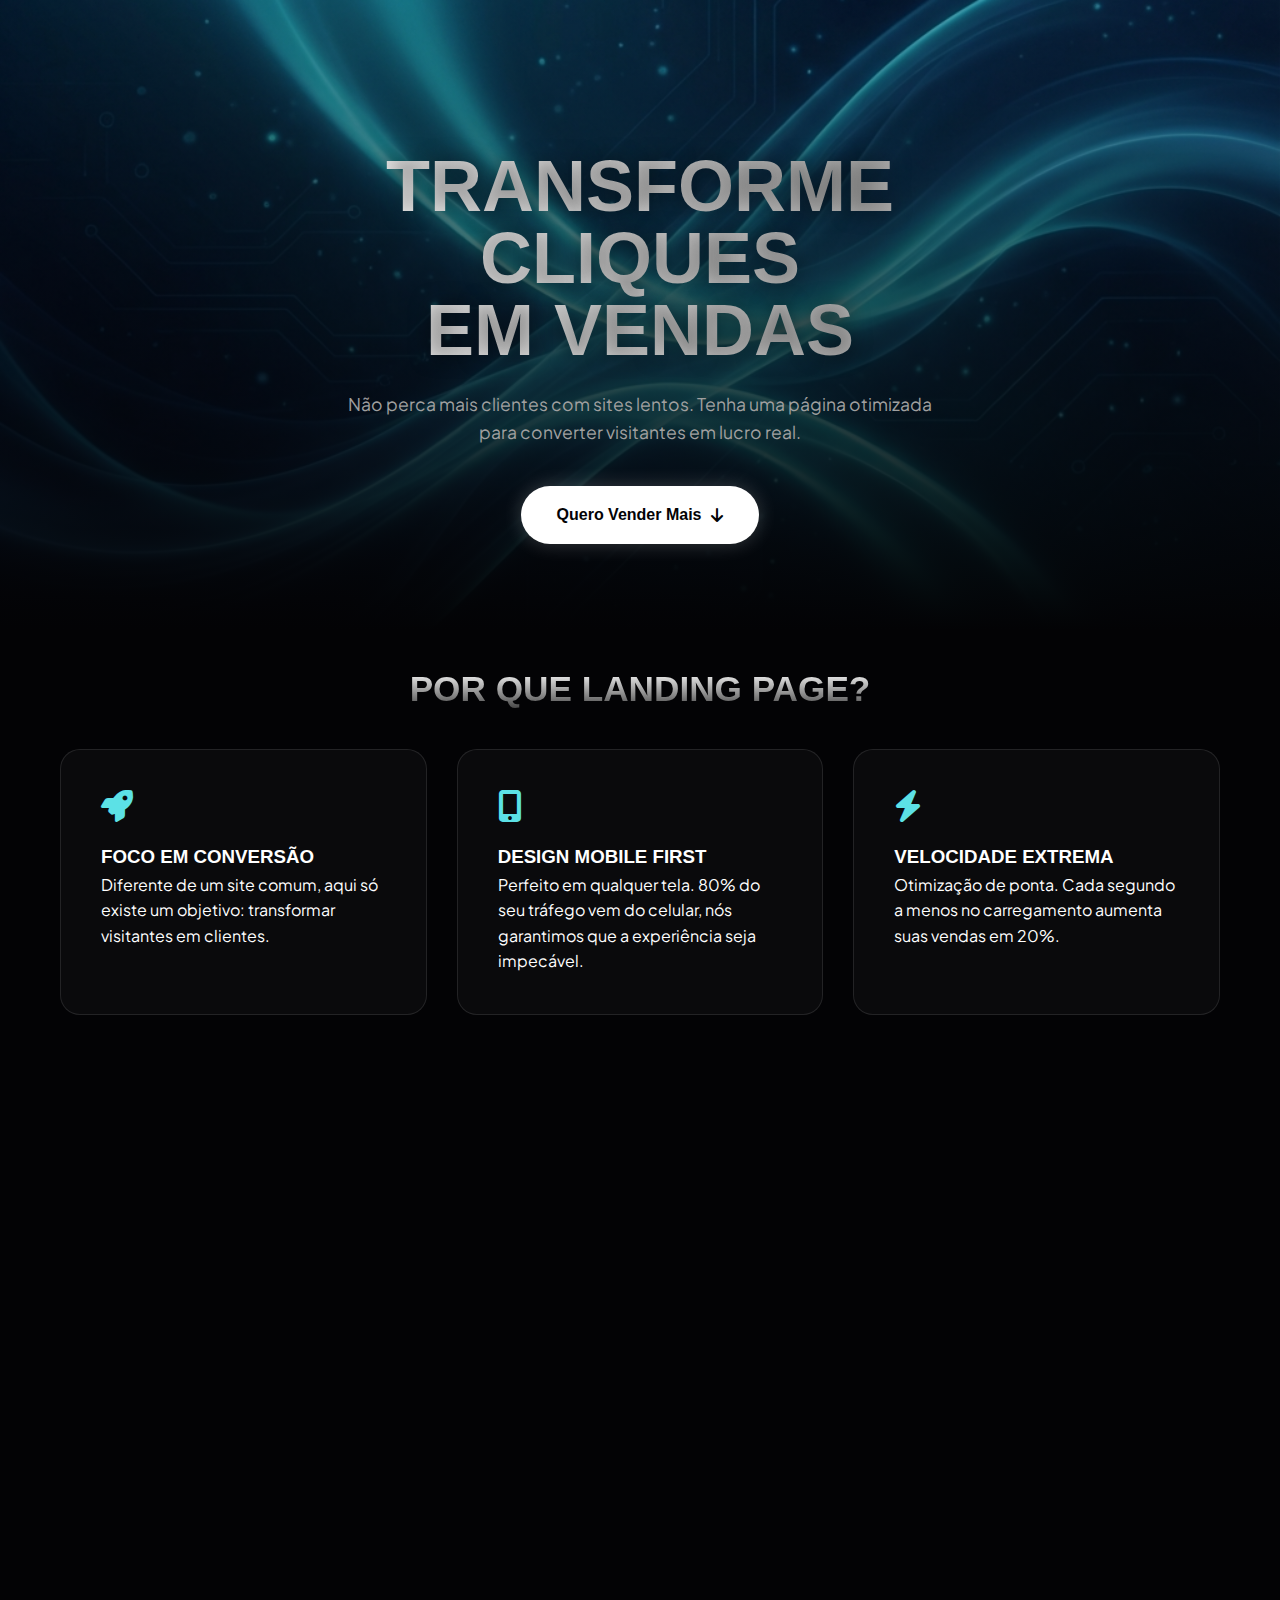
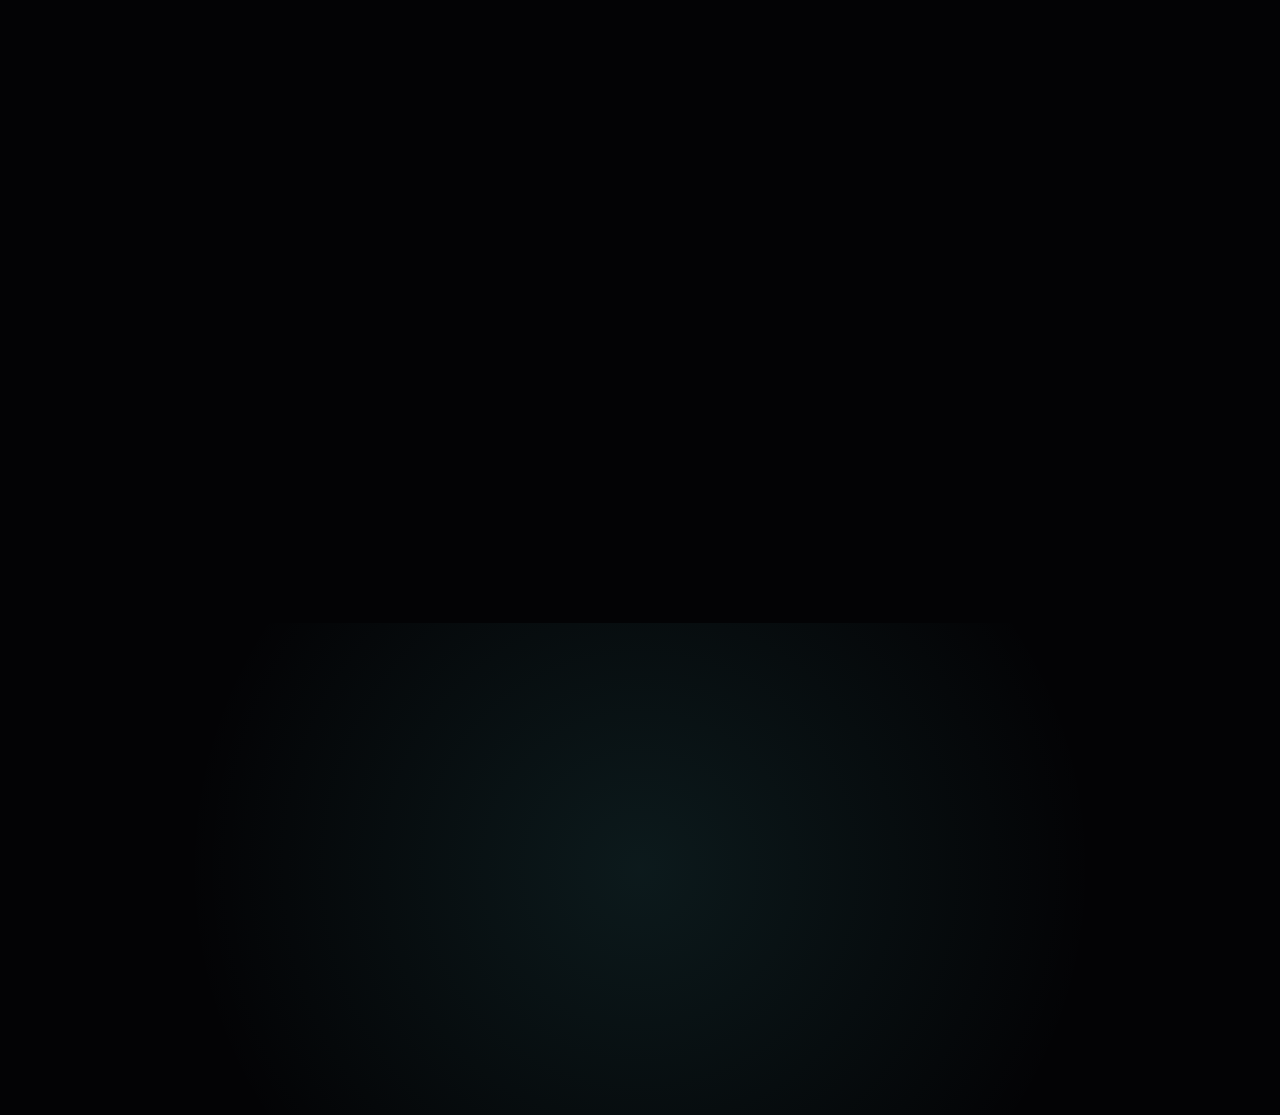
<file: lp/index.html>
<!DOCTYPE html>
<html lang="pt-BR">

<head>
    <meta charset="UTF-8">
    <meta name="viewport" content="width=device-width, initial-scale=1.0">
    <title>Landing Pages de Alta Conversão | Matheus Godoy</title>

    <!-- Fonts -->
    <link href="https://api.fontshare.com/v2/css?f[]=clash-display@300,400,500,600,700&display=swap" rel="stylesheet">
    <link href="https://fonts.googleapis.com/css2?family=Plus+Jakarta+Sans:wght@300;400;500;700&display=swap"
        rel="stylesheet">
    <link rel="stylesheet" href="https://cdnjs.cloudflare.com/ajax/libs/font-awesome/6.6.0/css/all.min.css">

    <style>
        :root {
            --bg: #030305;
            --text-main: #ffffff;
            --text-secondary: #a0a0a0;
            --accent: #5ce1e6;
            /* Cyan futuristic */
            --accent-glow: rgba(92, 225, 230, 0.4);
            --surface: rgba(255, 255, 255, 0.03);
            --border: rgba(255, 255, 255, 0.1);
        }

        * {
            margin: 0;
            padding: 0;
            box-sizing: border-box;
        }

        body {
            background-color: var(--bg);
            color: var(--text-main);
            font-family: 'Plus Jakarta Sans', sans-serif;
            overflow-x: hidden;
            line-height: 1.6;
        }

        h1,
        h2,
        h3 {
            font-family: 'Clash Display', sans-serif;
            font-weight: 600;
            text-transform: uppercase;
        }

        /* --- Animations --- */
        .fade-up {
            opacity: 0;
            transform: translateY(30px);
            transition: opacity 0.8s ease-out, transform 0.8s ease-out;
        }

        .fade-up.visible {
            opacity: 1;
            transform: translateY(0);
        }

        /* --- Hero Section --- */
        .hero {
            min-height: 70vh;
            /* Reduced from fixed 100vh */
            display: flex;
            flex-direction: column;
            justify-content: center;
            align-items: center;
            text-align: center;
            position: relative;
            background: url('./assets/hero_bg.png') no-repeat center center/cover;
            padding: 8rem 2rem 4rem;
            /* Adjusted padding */
            overflow: hidden;
        }

        .hero::before {
            content: '';
            position: absolute;
            inset: 0;
            background: linear-gradient(to bottom, rgba(3, 3, 5, 0.3), var(--bg));
            z-index: 1;
        }

        .hero-content {
            z-index: 2;
            max-width: 800px;
        }

        .hero h1 {
            font-size: clamp(2.5rem, 6vw, 4.5rem);
            line-height: 1.0;
            margin-bottom: 1.5rem;
            text-shadow: 0 0 20px rgba(0, 0, 0, 0.5);
            background: linear-gradient(to right, #fff, var(--text-secondary));
            -webkit-background-clip: text;
            -webkit-text-fill-color: transparent;
        }

        .hero p {
            font-size: 1.1rem;
            color: var(--text-secondary);
            margin-bottom: 2.5rem;
            max-width: 600px;
            margin-left: auto;
            margin-right: auto;
        }

        .btn-cta {
            padding: 16px 36px;
            background: var(--text-main);
            color: var(--bg);
            font-family: 'Clash Display', sans-serif;
            font-weight: 600;
            font-size: 1rem;
            text-decoration: none;
            border-radius: 50px;
            transition: 0.3s;
            display: inline-flex;
            align-items: center;
            gap: 10px;
            box-shadow: 0 0 20px rgba(255, 255, 255, 0.2);
        }

        .btn-cta:hover {
            transform: scale(1.05);
            box-shadow: 0 0 40px rgba(255, 255, 255, 0.4);
            background: var(--accent);
        }

        /* --- Sections General --- */
        section {
            padding: 40px 20px;
            /* Reduced from 60px */
            max-width: 1200px;
            margin: 0 auto;
            text-align: center;
        }

        .section-title {
            font-size: 2.2rem;
            line-height: 1.1;
            margin-bottom: 40px;
            background: linear-gradient(180deg, #fff, #444);
            -webkit-background-clip: text;
            -webkit-text-fill-color: transparent;
        }

        /* --- Benefits --- */
        .benefits-grid {
            display: grid;
            grid-template-columns: repeat(auto-fit, minmax(300px, 1fr));
            gap: 30px;
        }

        .benefit-card {
            background: var(--surface);
            border: 1px solid var(--border);
            padding: 40px;
            border-radius: 20px;
            text-align: left;
            transition: 0.3s;
        }

        .benefit-card:hover {
            border-color: var(--accent);
            box-shadow: 0 0 30px rgba(92, 225, 230, 0.1);
        }

        .benefit-card i {
            font-size: 2rem;
            color: var(--accent);
            margin-bottom: 20px;
        }

        /* --- Process (Timeline) --- */
        .process-steps {
            display: flex;
            flex-direction: column;
            gap: 40px;
            max-width: 800px;
            margin: 0 auto;
        }

        .step {
            display: flex;
            align-items: center;
            gap: 30px;
            text-align: left;
            background: linear-gradient(90deg, var(--surface), transparent);
            padding: 30px;
            border-radius: 100px;
            /* Pill shape */
            border: 1px solid var(--border);
            position: relative;
        }

        .step-icon {
            width: 80px;
            height: 80px;
            background: #000;
            border: 1px solid var(--accent);
            border-radius: 50%;
            display: flex;
            align-items: center;
            justify-content: center;
            font-size: 1.5rem;
            color: var(--accent);
            box-shadow: 0 0 15px var(--accent-glow);
            flex-shrink: 0;
        }

        .step-content h3 {
            font-size: 1.5rem;
            margin-bottom: 5px;
        }

        .step-content p {
            color: var(--text-secondary);
        }

        @media(max-width: 768px) {
            .step {
                flex-direction: column;
                text-align: center;
                border-radius: 20px;
            }
        }

        /* --- Portfolio --- */
        .portfolio-grid {
            display: grid;
            grid-template-columns: repeat(auto-fit, minmax(350px, 1fr));
            gap: 40px;
        }

        .portfolio-item {
            text-decoration: none;
            color: #fff;
            background: var(--surface);
            border-radius: 20px;
            overflow: hidden;
            border: 1px solid var(--border);
            transition: 0.4s;
            position: relative;
            aspect-ratio: 16/9;
            display: flex;
            align-items: center;
            justify-content: center;
        }

        .portfolio-item:hover {
            transform: translateY(-10px);
            border-color: var(--accent);
        }

        .portfolio-overlay {
            position: absolute;
            inset: 0;
            background: rgba(0, 0, 0, 0.8);
            display: flex;
            flex-direction: column;
            align-items: center;
            justify-content: center;
            opacity: 0;
            transition: 0.3s;
        }

        .portfolio-item:hover .portfolio-overlay {
            opacity: 1;
        }

        .portfolio-item img {
            width: 100%;
            height: 100%;
            object-fit: cover;
            /* Using generic placeholders until specific screenshots are available */
        }

        /* Using gradients for portfolio placeholders if image content fails */
        .mock-bg {
            width: 100%;
            height: 100%;
            background: linear-gradient(45deg, #111, #222);
        }

        /* --- CTA Footer --- */
        .cta-footer {
            padding: 80px 20px;
            background: radial-gradient(circle at center, rgba(92, 225, 230, 0.1), transparent 70%);
        }

        .cta-box {
            max-width: 600px;
            margin: 0 auto;
            border: 1px solid var(--text-main);
            padding: 40px;
            border-radius: 0;
            position: relative;
        }

        .cta-box h2 {
            font-size: 2.2rem;
            margin-bottom: 1rem;
            line-height: 1.1;
            /* Tighter line height */
        }

        .cta-box p {
            color: #ccc;
            margin-bottom: 2rem;
            font-size: 1rem;
            line-height: 1.4;
            /* Tighter description */
        }

        .cta-box::after {
            content: '';
            position: absolute;
            top: -10px;
            left: -10px;
            width: 30px;
            height: 30px;
            border-top: 2px solid var(--accent);
            border-left: 2px solid var(--accent);
        }

        .cta-box::before {
            content: '';
            position: absolute;
            bottom: -10px;
            right: -10px;
            width: 30px;
            height: 30px;
            border-bottom: 2px solid var(--accent);
            border-right: 2px solid var(--accent);
        }

        @media(max-width: 480px) {
            .btn-cta {
                font-size: 0.9rem;
                /* Smaller font for mobile */
                padding: 14px 20px;
                /* Reduced padding */
                width: 100%;
                justify-content: center;
            }
        }
    </style>
</head>

<body>

    <!-- Hero -->
    <header class="hero">
        <div class="hero-content fade-up">
            <h1>Transforme Cliques<br>em Vendas</h1>
            <p>Não perca mais clientes com sites lentos. Tenha uma página otimizada para converter visitantes em lucro
                real.</p>
            <a href="#como-faco" class="btn-cta">Quero Vender Mais <i class="fas fa-arrow-down"></i></a>
        </div>
    </header>

    <!-- Benefits -->
    <section>
        <h2 class="section-title fade-up">Por Que Landing Page?</h2>
        <div class="benefits-grid">
            <div class="benefit-card fade-up">
                <i class="fas fa-rocket"></i>
                <h3>Foco em Conversão</h3>
                <p>Diferente de um site comum, aqui só existe um objetivo: transformar visitantes em clientes.</p>
            </div>
            <div class="benefit-card fade-up">
                <i class="fas fa-mobile-alt"></i>
                <h3>Design Mobile First</h3>
                <p>Perfeito em qualquer tela. 80% do seu tráfego vem do celular, nós garantimos que a experiência seja
                    impecável.</p>
            </div>
            <div class="benefit-card fade-up">
                <i class="fas fa-bolt"></i>
                <h3>Velocidade Extrema</h3>
                <p>Otimização de ponta. Cada segundo a menos no carregamento aumenta suas vendas em 20%.</p>
            </div>
        </div>
    </section>

    <!-- Process -->
    <section id="como-faco">
        <h2 class="section-title fade-up">Processo de Criação</h2>
        <div class="process-steps">
            <div class="step fade-up">
                <div class="step-icon"><i class="fas fa-pencil-ruler"></i></div>
                <div class="step-content">
                    <h3>1. Blueprint & V1</h3>
                    <p>Você paga 50% de entrada. Eu desenvolvo a estrutura, copy e design da primeira versão completa.
                    </p>
                </div>
            </div>
            <div class="step fade-up">
                <div class="step-icon"><i class="fas fa-sync-alt"></i></div>
                <div class="step-content">
                    <h3>2. Refinamento</h3>
                    <p>Ajustamos detalhes, cores e textos com base no seu feedback até ficar perfeito.</p>
                </div>
            </div>
            <div class="step fade-up">
                <div class="step-icon"><i class="fas fa-rocket"></i></div>
                <div class="step-content">
                    <h3>3. Lançamento</h3>
                    <p>Entrega final, configuração de domínio e pagamento dos 50% restantes. Seu negócio no ar.</p>
                </div>
            </div>
        </div>
    </section>

    <!-- Portfolio -->
    <section>
        <h2 class="section-title fade-up">Projetos Recentes</h2>
        <div class="portfolio-grid">
            <a href="https://metawinfut.libertax.com.br" target="_blank" class="portfolio-item fade-up">
                <div style="padding: 20px; text-align: center;">
                    <i class="fas fa-chart-line" style="font-size: 3rem; color: #5ce1e6; margin-bottom: 10px;"></i>
                    <h3 style="margin: 0;">MetaWin</h3>
                    <p style="color: #aaa;">DayTrading & Analytics</p>
                </div>
            </a>
            <a href="https://autoescolaaline.com.br" target="_blank" class="portfolio-item fade-up">
                <div style="padding: 20px; text-align: center;">
                    <i class="fas fa-car" style="font-size: 3rem; color: #5ce1e6; margin-bottom: 10px;"></i>
                    <h3 style="margin: 0;">Autoescola Aline</h3>
                    <p style="color: #aaa;">Captação de Alunos</p>
                </div>
            </a>
        </div>
    </section>

    <!-- CTA -->
    <section class="cta-footer">
        <div class="cta-box fade-up">
            <h2 style="font-size: 2.5rem; margin-bottom: 2rem;">Pronto para vender mais?</h2>
            <p style="color: #ccc; margin-bottom: 3rem; font-size: 1.1rem;">Não deixe dinheiro na mesa com um site lento
                e confuso.</p>
            <a href="https://wa.me/5516997227990" class="btn-cta" style="background: #25D366; color: #fff;">
                <i class="fab fa-whatsapp" style="font-size: 1.5rem;"></i>
                Chamar no WhatsApp
            </a>
        </div>
    </section>

    <script>
        // Smooth Reveal Animation
        const observer = new IntersectionObserver((entries) => {
            entries.forEach(entry => {
                if (entry.isIntersecting) {
                    entry.target.classList.add('visible');
                }
            });
        }, { threshold: 0.1 });

        document.querySelectorAll('.fade-up').forEach(el => observer.observe(el));
    </script>
</body>

</html>
</file>
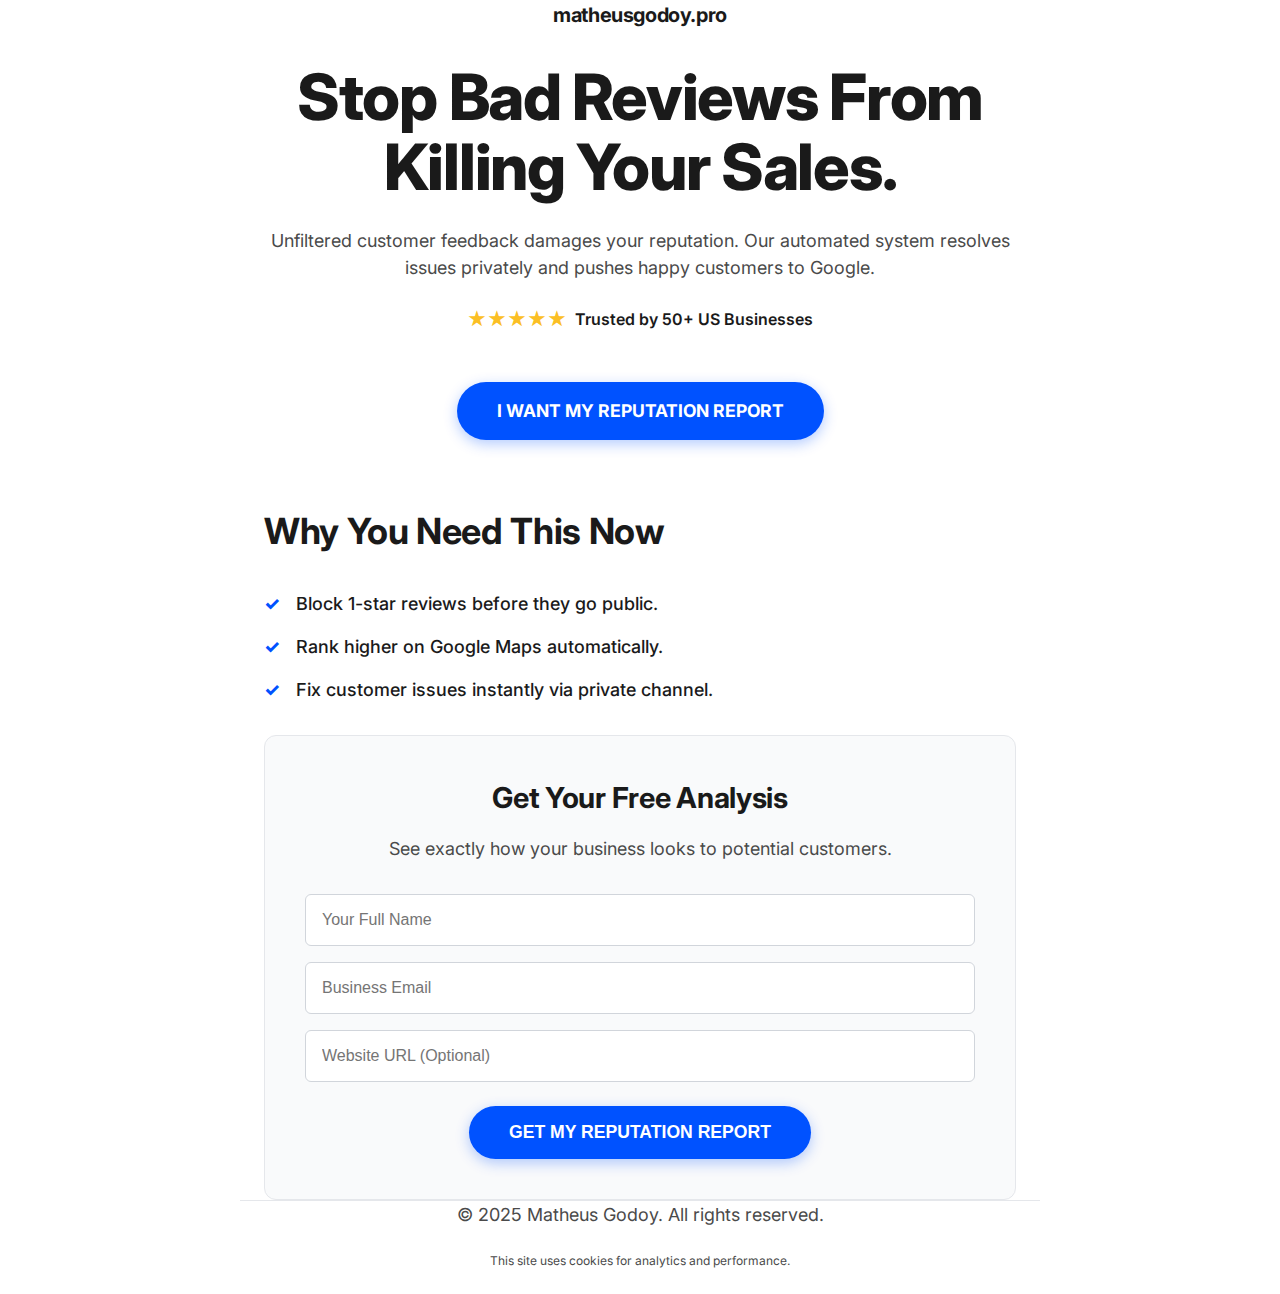
<file: reviews/index.html>
<!DOCTYPE html>
<html lang="en-US">

<head>
    <meta charset="UTF-8">
    <meta name="viewport" content="width=device-width, initial-scale=1.0">

    <title>Get More 5-Star Reviews | Matheus Godoy</title>
    <meta name="description"
        content="Automate your reputation management. Stop bad reviews privately and boost your Google rating.">

    <!-- Google Fonts: Inter (Sans Serif) -->
    <link rel="preconnect" href="https://fonts.googleapis.com">
    <link rel="preconnect" href="https://fonts.gstatic.com" crossorigin>
    <link href="https://fonts.googleapis.com/css2?family=Inter:wght@400;500;700;800&display=swap" rel="stylesheet">

    <!-- CSS -->
    <link rel="stylesheet" href="css/minimal.css">
</head>

<body>

    <!-- Header: Logo Only -->
    <header class="container">
        <a href="/" class="logo">matheusgodoy.pro</a>
    </header>

    <!-- Hero Section -->
    <section class="hero container">
        <h1>Stop Bad Reviews From Killing Your Sales.</h1>
        <p>Unfiltered customer feedback damages your reputation. Our automated system resolves issues privately and
            pushes happy customers to Google.</p>

        <!-- Social Proof (Simulated Seal/Text) -->
        <div
            style="margin-bottom: 2rem; display: flex; align-items: center; justify-content: center; gap: 0.5rem; font-weight: 600; color: #1a1a1a;">
            <span style="color: #fbbf24; font-size: 1.2rem;">★★★★★</span>
            <span>Trusted by 50+ US Businesses</span>
        </div>

        <a href="#audit-form" class="btn-cta">I WANT MY REPUTATION REPORT</a>
    </section>

    <!-- Value/Proof Section -->
    <section class="container">
        <h2>Why You Need This Now</h2>
        <ul class="benefits-ul">
            <li>Block 1-star reviews before they go public.</li>
            <li>Rank higher on Google Maps automatically.</li>
            <li>Fix customer issues instantly via private channel.</li>
        </ul>
    </section>

    <!-- Form Section -->
    <section id="audit-form" class="container">
        <div class="form-box">
            <h2 style="font-size: 1.8rem; text-align: center;">Get Your Free Analysis</h2>
            <p style="text-align: center; margin-bottom: 2rem;">See exactly how your business looks to potential
                customers.</p>

            <form id="reviewsForm">
                <div class="input-group">
                    <input type="text" id="fullName" class="input-field" placeholder="Your Full Name" required>
                </div>

                <div class="input-group">
                    <input type="email" id="bizEmail" class="input-field" placeholder="Business Email" required>
                </div>

                <div class="input-group">
                    <input type="text" id="bizWebsite" class="input-field" placeholder="Website URL (Optional)">
                </div>

                <button type="submit" class="btn-cta" style="display: block; margin: 1.5rem auto 0;">
                    GET MY REPUTATION REPORT
                </button>
            </form>

            <div id="successMsg"
                style="display:none; text-align: center; margin-top: 1.5rem; color: #059669; font-weight: bold;">
                Request Received! We're analyzing your data.
            </div>

            <div id="errorMsg" style="display:none; text-align: center; margin-top: 1.5rem; color: #dc2626;">
                Error sending. Please try again.
            </div>
        </div>
    </section>

    <!-- Footer -->
    <footer class="container">
        <p>© 2025 Matheus Godoy. All rights reserved.</p>
        <p style="font-size: 0.75rem;">This site uses cookies for analytics and performance.</p>
    </footer>

    <!-- Form Logic -->
    <script>
        document.getElementById('reviewsForm').addEventListener('submit', function (e) {
            e.preventDefault();

            const btn = this.querySelector('button[type="submit"]');
            const originalText = btn.innerText;
            const successMsg = document.getElementById('successMsg');
            const errorMsg = document.getElementById('errorMsg');

            successMsg.style.display = 'none';
            errorMsg.style.display = 'none';

            btn.innerText = 'ANALYZING...';
            btn.style.opacity = '0.7';
            btn.disabled = true;

            const formData = {
                fullName: document.getElementById('fullName').value,
                email: document.getElementById('bizEmail').value,
                website: document.getElementById('bizWebsite').value,
                source: 'Reviews LP - Minimal'
            };

            // Using the requested test webhook
            const n8nWebhookUrl = 'https://n8n.matheusgodoy.pro/webhook/reviews';

            fetch(n8nWebhookUrl, {
                method: 'POST',
                headers: { 'Content-Type': 'application/json' },
                body: JSON.stringify(formData)
            })
                .then(response => {
                    if (response.ok) {
                        this.reset();
                        successMsg.style.display = 'block';
                    } else {
                        throw new Error('Error');
                    }
                })
                .catch(error => {
                    console.error('Error:', error);
                    errorMsg.style.display = 'block';
                })
                .finally(() => {
                    btn.innerText = originalText;
                    btn.style.opacity = '1';
                    btn.disabled = false;
                });
        });
    </script>

</body>

</html>
</file>
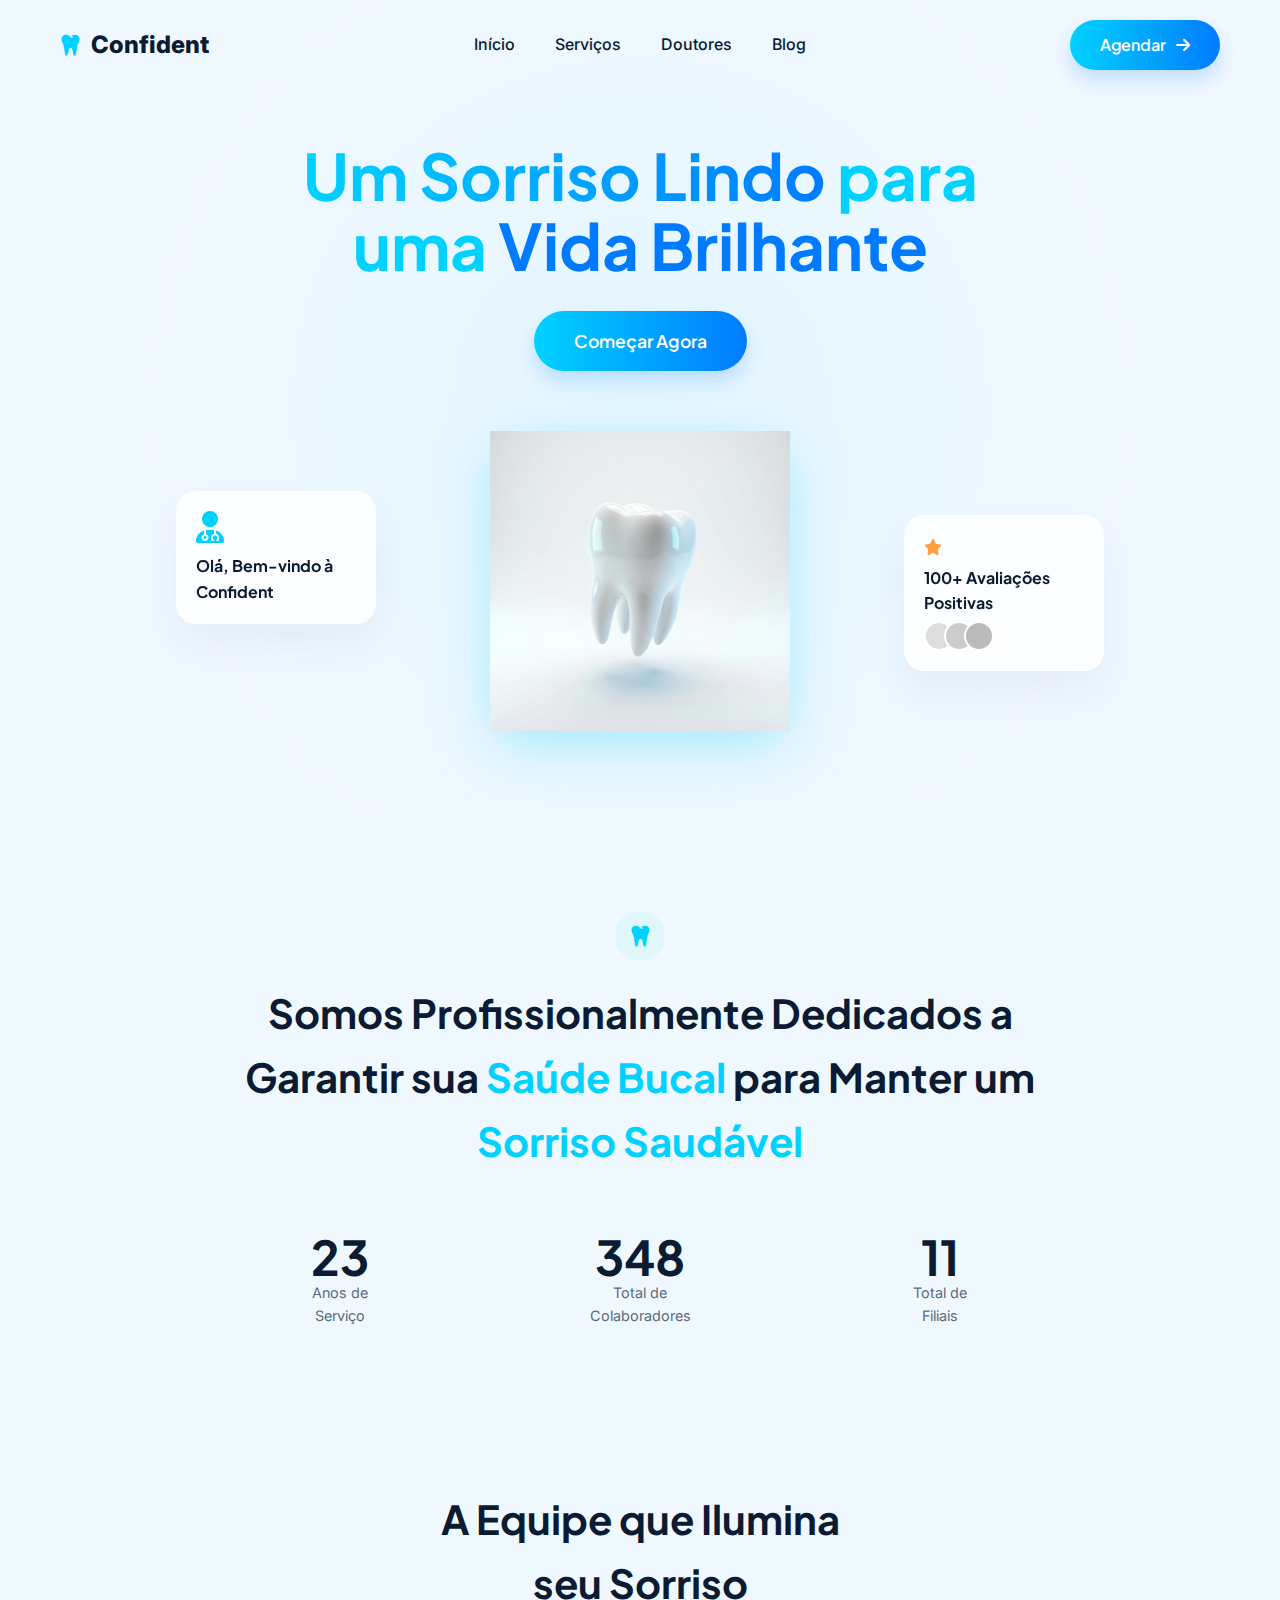
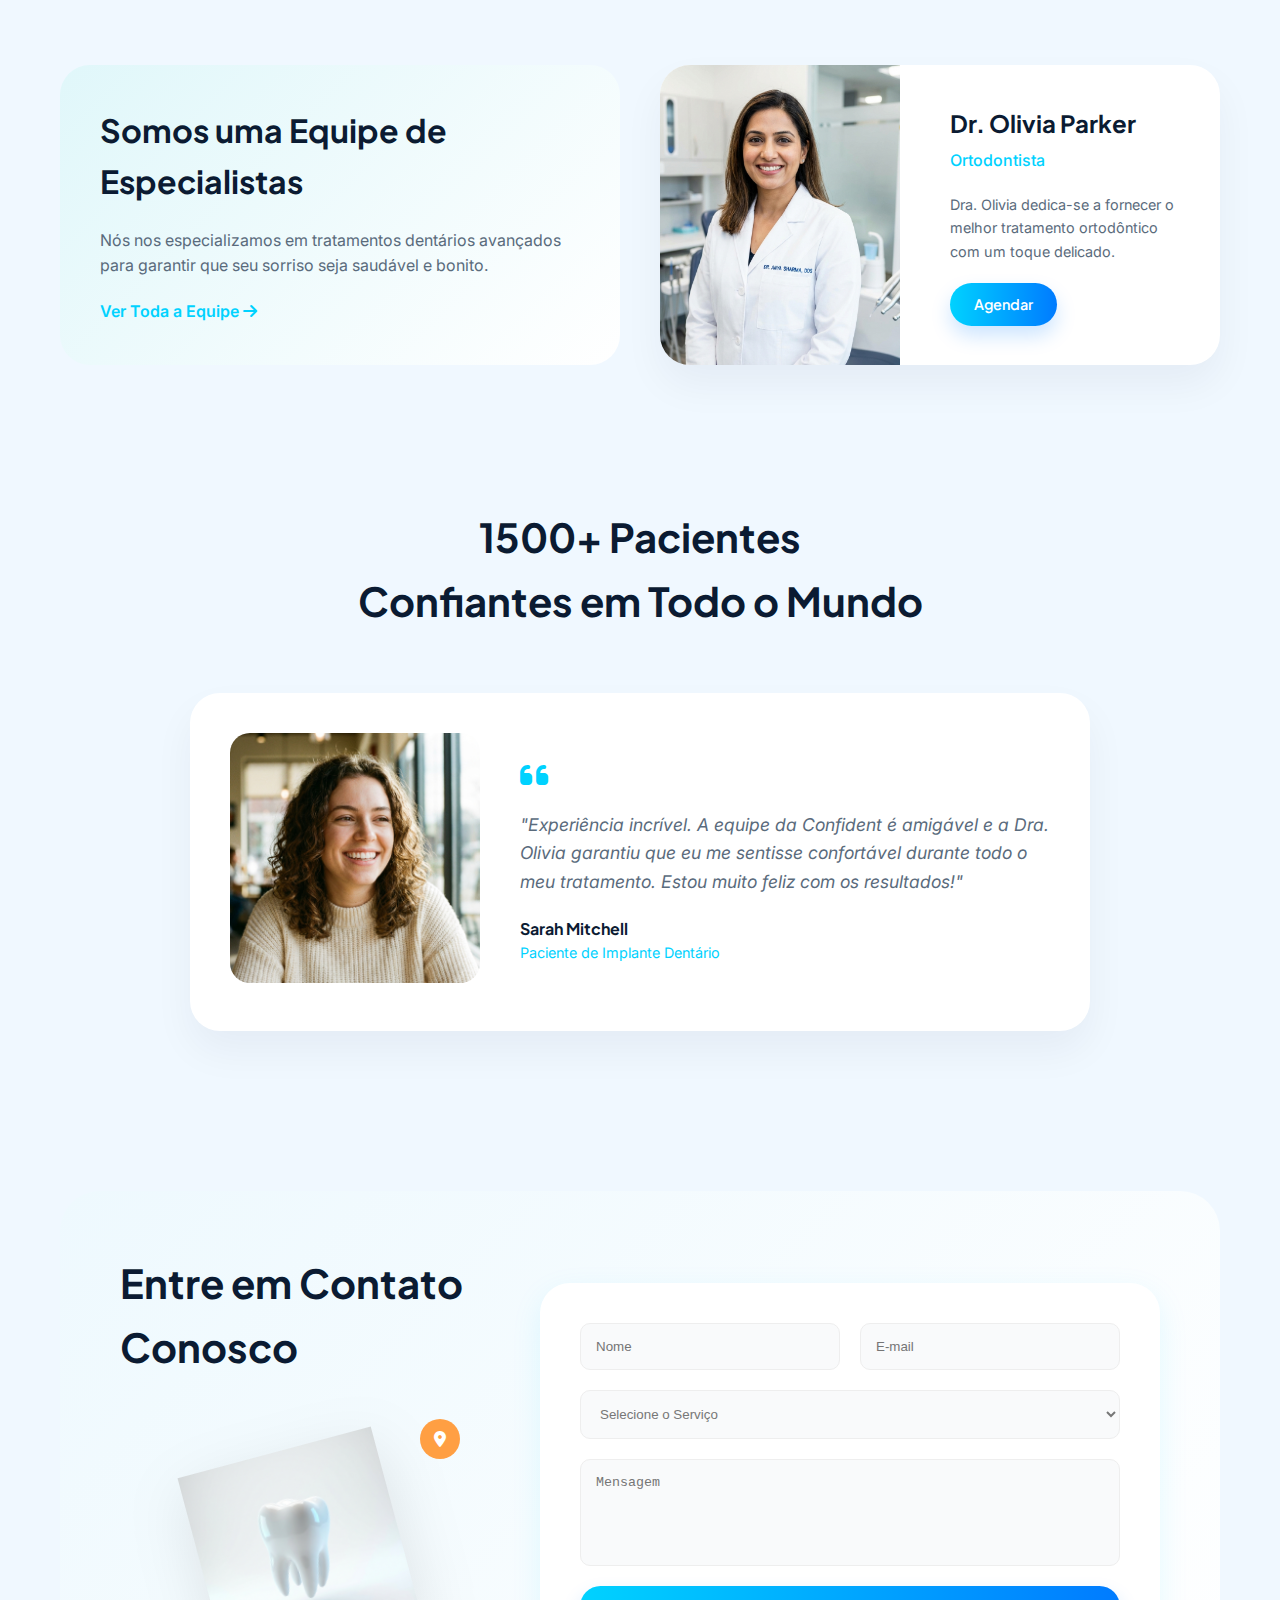
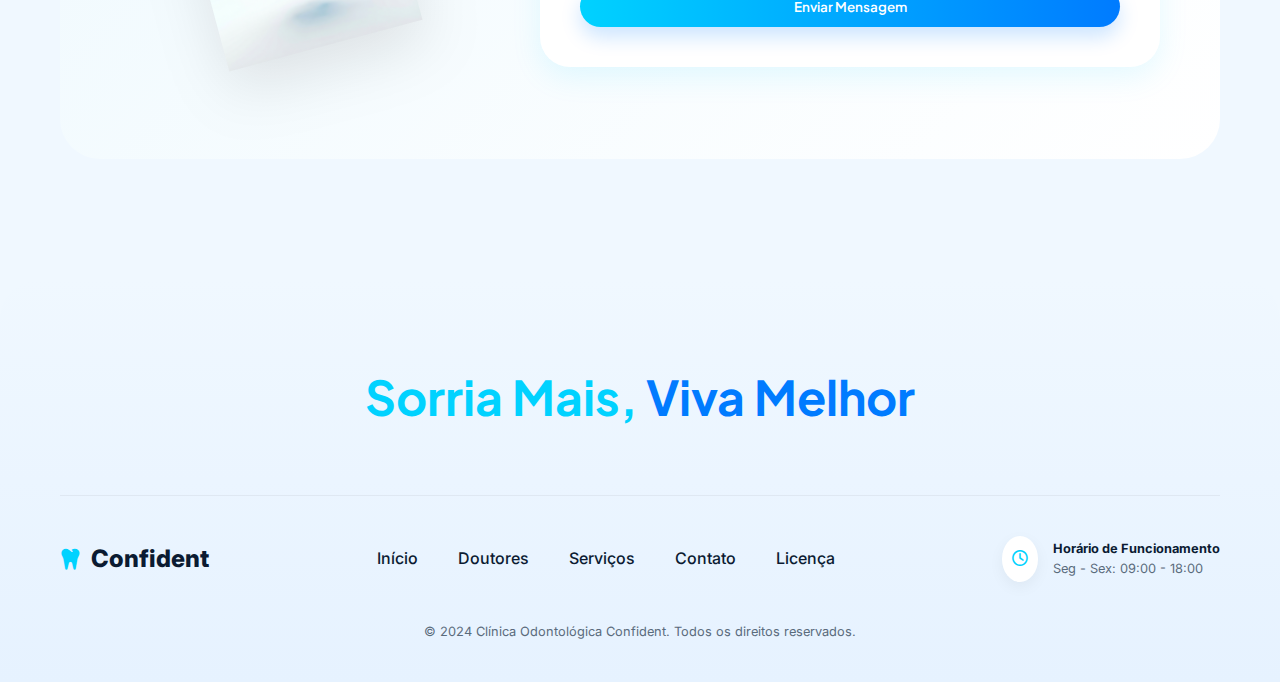
<file: lp/odonto/index.html>
<!DOCTYPE html>
<html lang="pt-BR">

<head>
    <meta charset="UTF-8">
    <meta name="viewport" content="width=device-width, initial-scale=1.0">
    <title>Confident - Sorria Mais, Viva Melhor</title>

    <!-- Fonts -->
    <link
        href="https://fonts.googleapis.com/css2?family=Plus+Jakarta+Sans:wght@400;500;600;700;800&family=Inter:wght@300;400;500&display=swap"
        rel="stylesheet">
    <link rel="stylesheet" href="https://cdnjs.cloudflare.com/ajax/libs/font-awesome/6.6.0/css/all.min.css">

    <style>
        :root {
            /* Palette */
            --primary: #FFFFFF;
            --secondary: #F0F8FF;
            /* AliceBlue */
            --text-dark: #0B1B32;
            /* Deep Navy */
            --text-light: #5A6B7C;
            --accent: #00D2FF;
            /* Bright Cyan */
            --accent-hover: #00b8e6;
            --highlight: #FF9F43;
            /* Soft Orange */

            /* Gradients */
            --grad-main: linear-gradient(135deg, #E0F7FA 0%, #FFFFFF 100%);
            --grad-blue: linear-gradient(90deg, #00D2FF 0%, #007BFF 100%);

            /* Shadows */
            --shadow-soft: 0 10px 30px rgba(0, 210, 255, 0.1);
            --shadow-card: 0 20px 40px rgba(11, 27, 50, 0.05);

            /* Spacing */
            --container: 1200px;
        }

        * {
            margin: 0;
            padding: 0;
            box-sizing: border-box;
        }

        body {
            font-family: 'Inter', sans-serif;
            background-color: var(--secondary);
            color: var(--text-dark);
            line-height: 1.6;
            overflow-x: hidden;
        }

        h1,
        h2,
        h3,
        h4,
        .btn {
            font-family: 'Plus Jakarta Sans', sans-serif;
        }

        a {
            text-decoration: none;
            color: inherit;
        }

        ul {
            list-style: none;
        }

        /* --- Utilities --- */
        .container {
            max-width: var(--container);
            margin: 0 auto;
            padding: 0 20px;
        }

        .flex-center {
            display: flex;
            align-items: center;
            justify-content: center;
        }

        .flex-between {
            display: flex;
            align-items: center;
            justify-content: space-between;
        }

        .btn {
            display: inline-flex;
            align-items: center;
            gap: 10px;
            padding: 12px 30px;
            border-radius: 50px;
            font-weight: 600;
            transition: 0.3s;
            cursor: pointer;
            border: none;
        }

        .btn-primary {
            background: var(--grad-blue);
            color: #fff;
            box-shadow: 0 10px 20px rgba(0, 123, 255, 0.2);
        }

        .btn-primary:hover {
            transform: translateY(-2px);
            box-shadow: 0 15px 25px rgba(0, 123, 255, 0.3);
        }

        /* --- Header --- */
        header {
            padding: 20px 0;
            position: absolute;
            width: 100%;
            top: 0;
            z-index: 100;
        }

        .nav-links {
            display: flex;
            gap: 40px;
        }

        .nav-links a {
            font-weight: 500;
            color: var(--text-dark);
            transition: 0.3s;
        }

        .nav-links a:hover {
            color: var(--accent);
        }

        .logo {
            font-size: 1.5rem;
            font-weight: 800;
            color: var(--text-dark);
            display: flex;
            align-items: center;
            gap: 10px;
        }

        .logo i {
            color: var(--accent);
        }

        /* Mobile Menu Button */
        .mobile-menu-btn {
            display: none;
            font-size: 1.5rem;
            color: var(--text-dark);
            cursor: pointer;
            border: none;
            background: none;
        }

        /* --- Hero --- */
        .hero {
            padding-top: 140px;
            padding-bottom: 80px;
            text-align: center;
            position: relative;
            background: radial-gradient(circle at 50% 50%, rgba(0, 210, 255, 0.05) 0%, transparent 70%);
        }

        .hero h1 {
            font-size: 4rem;
            line-height: 1.1;
            margin-bottom: 20px;
            color: var(--accent);
        }

        .hero h1 span {
            color: var(--text-dark);
            /* Two-tone effect based on image */
        }

        /* Replicating the "Gorgeous Smile..." style */
        .hero-title {
            background: linear-gradient(90deg, #00D2FF, #007BFF);
            -webkit-background-clip: text;
            -webkit-text-fill-color: transparent;
        }

        .hero-graphics-container {
            display: flex;
            justify-content: center;
            align-items: center;
            margin-top: 60px;
            position: relative;
        }

        /* 3D Tooth Placement Placeholder */
        .hero-main-img {
            width: 300px;
            height: 300px;
            background: #fff;
            border-radius: 50px;
            box-shadow: var(--shadow-soft);
            display: flex;
            align-items: center;
            justify-content: center;
            z-index: 2;
            position: relative;
        }

        /* Floating Cards */
        .float-card {
            background: rgba(255, 255, 255, 0.8);
            backdrop-filter: blur(10px);
            padding: 20px;
            border-radius: 20px;
            box-shadow: var(--shadow-card);
            position: absolute;
            max-width: 200px;
            text-align: left;
            animation: float 6s ease-in-out infinite;
        }

        .float-left {
            left: 10%;
            top: 20%;
            animation-delay: 0s;
        }

        .float-right {
            right: 10%;
            bottom: 20%;
            animation-delay: 2s;
        }

        @keyframes float {
            0% {
                transform: translateY(0px);
            }

            50% {
                transform: translateY(-15px);
            }

            100% {
                transform: translateY(0px);
            }
        }

        /* --- Mobile Responsive --- */
        .form-row {
            display: flex;
            gap: 20px;
        }

        @media (max-width: 768px) {
            .hero h1 {
                font-size: 2.5rem;
            }

            .container {
                padding-left: 15px;
                padding-right: 15px;
            }

            .contact-main-box {
                padding: 30px !important;
                gap: 40px !important;
            }

            .contact-form-box {
                padding: 25px !important;
            }

            .form-row {
                flex-direction: column;
                gap: 15px;
            }

            /* Header Response */
            .mobile-menu-btn {
                display: block;
            }

            .nav-links {
                position: absolute;
                top: 100%;
                left: 0;
                width: 100%;
                background: #fff;
                flex-direction: column;
                gap: 0;
                padding: 20px;
                box-shadow: 0 10px 20px rgba(0, 0, 0, 0.05);
                display: none;
                /* Hidden by default */
                text-align: center;
            }

            .nav-links.active {
                display: flex;
            }

            .nav-links li {
                padding: 15px 0;
                border-bottom: 1px solid #f0f0f0;
            }

            .header-cta {
                display: none;
                /* Hide CTA in header on mobile to save space, assuming it's in Hero */
            }

            /* Footer Responsive */
            .footer-flex {
                flex-direction: column;
                gap: 40px;
                text-align: center;
            }

            .footer-links {
                flex-direction: column;
                gap: 15px !important;
            }

            .footer-hours {
                justify-content: center;
            }
        }
    </style>
</head>

<body>

    <!-- Header -->
    <header>
        <div class="container flex-between" style="position: relative;">
            <a href="#" class="logo"><i class="fas fa-tooth"></i> Confident</a>

            <nav>
                <ul class="nav-links" id="navLinks">
                    <li><a href="#">Início</a></li>
                    <li><a href="#">Serviços</a></li>
                    <li><a href="#">Doutores</a></li>
                    <li><a href="#">Blog</a></li>
                </ul>
            </nav>

            <div style="display: flex; gap: 20px; align-items: center;">
                <a href="#" class="btn btn-primary header-cta">Agendar <i class="fas fa-arrow-right"></i></a>
                <button class="mobile-menu-btn" onclick="toggleMenu()">
                    <i class="fas fa-bars"></i>
                </button>
            </div>
        </div>
    </header>

    <!-- Hero -->
    <section class="hero container">
        <h1>
            <span class="hero-title">Um Sorriso Lindo</span> para<br>
            uma <span style="color: #007BFF;">Vida Brilhante</span>
        </h1>

        <div class="flex-center" style="margin-top: 30px;">
            <a href="#" class="btn btn-primary" style="padding: 16px 40px; font-size: 1.1rem;">
                Começar Agora
            </a>
        </div>

        <div class="hero-graphics-container">
            <!-- Left Floater -->
            <div class="float-card float-left">
                <i class="fas fa-user-md" style="color: var(--accent); font-size: 2rem; margin-bottom: 10px;"></i>
                <h4>Olá, Bem-vindo à Confident</h4>
            </div>

            <!-- Center Visual (Tooth) -->
            <div class="hero-main-img">
                <img src="./assets/tooth_3d_render.png" alt="3D Tooth"
                    style="width: 100%; height: auto; display: block; filter: drop-shadow(0 20px 30px rgba(0,210,255,0.2));">
            </div>

            <!-- Right Floater -->
            <div class="float-card float-right">
                <i class="fas fa-star" style="color: var(--highlight); margin-bottom: 10px;"></i>
                <h4>100+ Avaliações Positivas</h4>
                <div style="display: flex; gap: -5px; margin-top: 5px;">
                    <!-- Avatars placeholders -->
                    <div
                        style="width: 30px; height: 30px; background: #ddd; border-radius: 50%; border: 2px solid #fff;">
                    </div>
                    <div
                        style="width: 30px; height: 30px; background: #ccc; border-radius: 50%; border: 2px solid #fff; margin-left: -10px;">
                    </div>
                    <div
                        style="width: 30px; height: 30px; background: #bbb; border-radius: 50%; border: 2px solid #fff; margin-left: -10px;">
                    </div>
                </div>
            </div>
        </div>
    </section>

    <!-- About / Stats -->
    <section class="container" style="padding: 100px 20px; text-align: center;">
        <div style="display: flex; justify-content: center; margin-bottom: 20px;">
            <div
                style="width: 50px; height: 50px; background: #E0F7FA; border-radius: 50%; display: flex; align-items: center; justify-content: center;">
                <i class="fas fa-tooth" style="color: var(--accent); font-size: 1.5rem;"></i>
            </div>
        </div>

        <h2 style="font-size: 2.5rem; color: var(--text-dark); max-width: 800px; margin: 0 auto 60px;">
            Somos Profissionalmente Dedicados a Garantir sua <span style="color: var(--accent);">Saúde Bucal</span> para
            Manter um <span style="color: var(--accent);">Sorriso Saudável</span>
        </h2>

        <div class="flex-between" style="max-width: 900px; margin: 0 auto; text-align: left;">
            <div style="text-align: center; flex: 1;">
                <h3 style="font-size: 3rem; color: var(--text-dark); line-height: 1;">23</h3>
                <p style="color: var(--text-light); font-size: 0.9rem;">Anos de <br>Serviço</p>
            </div>
            <div style="text-align: center; flex: 1;">
                <h3 style="font-size: 3rem; color: var(--text-dark); line-height: 1;">348</h3>
                <p style="color: var(--text-light); font-size: 0.9rem;">Total de <br>Colaboradores</p>
            </div>
            <div style="text-align: center; flex: 1;">
                <h3 style="font-size: 3rem; color: var(--text-dark); line-height: 1;">11</h3>
                <p style="color: var(--text-light); font-size: 0.9rem;">Total de <br>Filiais</p>
            </div>
        </div>
    </section>

    <!-- Team Section -->
    <section class="container" style="padding: 60px 20px;">
        <div style="text-align: center; margin-bottom: 50px;">
            <h2 style="font-size: 2.5rem; color: var(--text-dark);">A Equipe que Ilumina <br> seu Sorriso</h2>
        </div>

        <div
            style="display: grid; grid-template-columns: repeat(auto-fit, minmax(300px, 1fr)); gap: 40px; align-items: stretch;">
            <!-- Left Info Card -->
            <div
                style="background: linear-gradient(135deg, #E0F7FA, #fff); padding: 40px; border-radius: 30px; display: flex; flex-direction: column; justify-content: space-between; min-height: 300px;">
                <h3 style="font-size: 2rem; color: var(--text-dark);">Somos uma Equipe de Especialistas</h3>
                <p style="color: var(--text-light); margin-top: 20px;">Nós nos especializamos em tratamentos dentários
                    avançados para
                    garantir que seu sorriso seja saudável e bonito.</p>
                <div style="margin-top: 20px;">
                    <a href="#" style="color: var(--accent); font-weight: 600;">Ver Toda a Equipe <i
                            class="fas fa-arrow-right"></i></a>
                </div>
            </div>

            <!-- Doctor Card -->
            <div
                style="display: flex; gap: 20px; background: #fff; border-radius: 30px; overflow: hidden; box-shadow: var(--shadow-card); flex-direction: row; flex-wrap: wrap;">
                <div style="flex: 1; min-width: 200px;">
                    <img src="./assets/doctor_portrait.png" alt="Dr. Olivia Parker"
                        style="width: 100%; height: 100%; object-fit: cover;">
                </div>
                <div
                    style="flex: 1; padding: 30px; display: flex; flex-direction: column; justify-content: center; min-width: 200px;">
                    <h3 style="font-size: 1.5rem; margin-bottom: 5px;">Dr. Olivia Parker</h3>
                    <p style="color: var(--accent); font-weight: 500; margin-bottom: 20px;">Ortodontista</p>
                    <p style="color: var(--text-light); font-size: 0.9rem; margin-bottom: 20px;">Dra. Olivia dedica-se
                        a fornecer o melhor tratamento ortodôntico com um toque delicado.</p>
                    <a href="#" class="btn btn-primary"
                        style="align-self: flex-start; padding: 10px 24px; font-size: 0.9rem;">Agendar</a>
                </div>
            </div>
        </div>
    </section>

    <!-- Testimonials -->
    <section class="container" style="padding: 80px 20px; text-align: center;">
        <h2 style="font-size: 2.5rem; color: var(--text-dark); margin-bottom: 60px;">1500+ Pacientes <br> Confiantes em
            Todo o Mundo</h2>

        <div
            style="display: flex; gap: 40px; align-items: center; text-align: left; background: #fff; padding: 40px; border-radius: 30px; box-shadow: var(--shadow-card); max-width: 900px; margin: 0 auto; flex-wrap: wrap;">
            <div style="flex: 0 0 250px;">
                <img src="./assets/patient_portrait.png" alt="Paciente"
                    style="width: 250px; height: 250px; object-fit: cover; border-radius: 20px;">
            </div>
            <div style="flex: 1; min-width: 300px;">
                <i class="fas fa-quote-left" style="color: var(--accent); font-size: 2rem; margin-bottom: 20px;"></i>
                <p style="font-size: 1.1rem; color: var(--text-light); font-style: italic; margin-bottom: 20px;">
                    "Experiência incrível. A equipe da Confident é amigável e a Dra. Olivia garantiu que eu me sentisse
                    confortável
                    durante todo o meu tratamento. Estou muito feliz com os resultados!"
                </p>
                <h4 style="color: var(--text-dark);">Sarah Mitchell</h4>
                <p style="color: var(--accent); font-size: 0.9rem;">Paciente de Implante Dentário</p>
            </div>
        </div>
    </section>

    <!-- Contact Section -->
    <section class="container" style="padding: 80px 20px;">
        <div class="contact-main-box"
            style="background: linear-gradient(135deg, #EEF9FE 0%, #fff 100%); border-radius: 40px; padding: 60px; display: flex; gap: 60px; align-items: center; flex-wrap: wrap;">

            <div style="flex: 1; min-width: 300px;">
                <h2 style="font-size: 2.5rem; color: var(--text-dark); margin-bottom: 20px;">Entre em Contato <br>
                    Conosco</h2>
                <div
                    style="position: relative; height: 300px; display: flex; align-items: center; justify-content: center;">
                    <img src="./assets/tooth_3d_render.png"
                        style="width: 200px; filter: drop-shadow(0 20px 30px rgba(0,0,0,0.1)); transform: rotate(-15deg);">
                    <div
                        style="position: absolute; top: 20px; right: 20px; background: #FF9F43; color: #fff; width: 40px; height: 40px; border-radius: 50%; display: flex; align-items: center; justify-content: center;">
                        <i class="fas fa-map-marker-alt"></i>
                    </div>
                </div>
            </div>

            <div class="contact-form-box"
                style="flex: 1.5; min-width: 300px; background: #fff; padding: 40px; border-radius: 30px; box-shadow: var(--shadow-soft);">
                <form style="display: flex; flex-direction: column; gap: 20px;">
                    <div class="form-row">
                        <input type="text" placeholder="Nome"
                            style="flex: 1; padding: 15px; border-radius: 10px; border: 1px solid #eee; background: #F9FAFB;">
                        <input type="email" placeholder="E-mail"
                            style="flex: 1; padding: 15px; border-radius: 10px; border: 1px solid #eee; background: #F9FAFB;">
                    </div>
                    <select
                        style="padding: 15px; border-radius: 10px; border: 1px solid #eee; background: #F9FAFB; color: #777;">
                        <option>Selecione o Serviço</option>
                        <option>Clareamento Dental</option>
                        <option>Ortodontia</option>
                        <option>Check-up Geral</option>
                    </select>
                    <textarea placeholder="Mensagem" rows="5"
                        style="padding: 15px; border-radius: 10px; border: 1px solid #eee; background: #F9FAFB; resize: none;"></textarea>

                    <button type="submit" class="btn btn-primary"
                        style="align-self: flex-start; width: 100%; justify-content: center;">Enviar Mensagem</button>
                </form>
            </div>
        </div>
    </section>

    <!-- Footer -->
    <footer
        style="background: linear-gradient(180deg, #F0F8FF 0%, #E6F2FF 100%); padding: 80px 20px 40px; margin-top: 40px; border-radius: 40px 40px 0 0;">
        <div class="container">
            <div style="text-align: center; margin-bottom: 60px;">
                <h2 style="font-size: 3rem; color: var(--accent);">Sorria Mais, <span style="color: #007BFF;">Viva
                        Melhor</span></h2>
            </div>

            <div class="flex-between footer-flex"
                style="border-top: 1px solid rgba(0,0,0,0.05); padding-top: 40px; flex-wrap: wrap; gap: 20px;">
                <div class="logo"><i class="fas fa-tooth"></i> Confident</div>

                <div class="footer-links" style="display: flex; gap: 40px; color: var(--text-dark); font-weight: 500;">
                    <a href="#">Início</a>
                    <a href="#">Doutores</a>
                    <a href="#">Serviços</a>
                    <a href="#">Contato</a>
                    <a href="#">Licença</a>
                </div>

                <div class="footer-hours" style="display: flex; align-items: center; gap: 15px;">
                    <div
                        style="background: #fff; padding: 10px; border-radius: 50%; box-shadow: 0 5px 15px rgba(0,0,0,0.05);">
                        <i class="far fa-clock" style="color: var(--accent);"></i>
                    </div>
                    <div>
                        <p style="font-size: 0.8rem; font-weight: 700;">Horário de Funcionamento</p>
                        <p style="font-size: 0.8rem; color: var(--text-light);">Seg - Sex: 09:00 - 18:00</p>
                    </div>
                </div>
            </div>

            <div style="text-align: center; margin-top: 40px; font-size: 0.8rem; color: var(--text-light);">
                © 2024 Clínica Odontológica Confident. Todos os direitos reservados.
            </div>
        </div>
    </footer>
    </footer>

    <script>
        function toggleMenu() {
            const nav = document.getElementById('navLinks');
            nav.classList.toggle('active');
        }
    </script>
</body>

</html>
</file>
<file: reviews/css/minimal.css>
:root {
    --bg-white: #ffffff;
    --text-primary: #1a1a1a;
    /* Almost black */
    --text-secondary: #4a4a4a;
    --brand-blue: #0052FF;
    --border-light: #e5e7eb;
}

* {
    margin: 0;
    padding: 0;
    box-sizing: border-box;
}

body {
    background-color: var(--bg-white);
    color: var(--text-primary);
    font-family: 'Inter', sans-serif;
    /* Clean Sans Serif */
    line-height: 1.5;
    -webkit-font-smoothing: antialiased;
}

/* Typography Scale - Mobile First */
h1 {
    font-size: 3rem;
    font-weight: 800;
    /* Bold */
    line-height: 1.1;
    letter-spacing: -0.02em;
    margin-bottom: 1.5rem;
    color: var(--text-primary);
}

h2 {
    font-size: 2.25rem;
    font-weight: 700;
    margin-bottom: 1rem;
    letter-spacing: -0.01em;
}

p {
    font-size: 1.125rem;
    /* 18px for readability */
    color: var(--text-secondary);
    margin-bottom: 1.5rem;
}

/* Layout */
.container {
    width: 100%;
    max-width: 600px;
    /* Focused single column */
    margin: 0 auto;
    padding: 0 1.5rem;
}

/* Header */
header {
    padding: 2rem 0;
    text-align: center;
    /* Centered logo */
}

.logo {
    font-size: 1.25rem;
    font-weight: 700;
    color: var(--text-primary);
    text-decoration: none;
    letter-spacing: -0.02em;
}

/* Sections */
section {
    padding: 4rem 0;
}

/* Hero */
.hero {
    text-align: center;
    padding-top: 2rem;
    padding-bottom: 4rem;
}

/* Social Proof */
.social-proof {
    display: flex;
    justify-content: center;
    gap: 2rem;
    margin-top: 2rem;
    padding-top: 2rem;
    border-top: 1px solid var(--border-light);
    opacity: 0.6;
    filter: grayscale(100%);
}

.social-logo {
    height: 24px;
    width: auto;
}

/* Buttons */
.btn-cta {
    display: inline-block;
    background-color: var(--brand-blue);
    color: #ffffff;
    font-size: 1.1rem;
    /* Slightly smaller text */
    font-weight: 700;
    padding: 1rem 2.5rem;
    /* Reduced padding */
    border-radius: 50px;
    /* Pillow shape */
    text-decoration: none;
    margin-top: 1rem;
    transition: transform 0.2s ease, box-shadow 0.2s ease;
    border: none;
    cursor: pointer;
    text-align: center;
    box-shadow: 0 4px 14px rgba(0, 82, 255, 0.3);
}

.btn-cta:hover {
    transform: translateY(-2px);
    box-shadow: 0 10px 25px rgba(0, 82, 255, 0.3);
}

/* Form */
.form-box {
    background: #f9fafb;
    padding: 2.5rem;
    border-radius: 12px;
    border: 1px solid var(--border-light);
}

.input-group {
    margin-bottom: 1rem;
}

.input-field {
    width: 100%;
    padding: 1rem;
    border: 1px solid #d1d5db;
    border-radius: 6px;
    font-size: 1rem;
    background: #fff;
    color: var(--text-primary);
}

.input-field:focus {
    outline: none;
    border-color: var(--brand-blue);
    box-shadow: 0 0 0 3px rgba(0, 82, 255, 0.1);
}

/* Benefits Bullets */
.benefits-ul {
    list-style: none;
    text-align: left;
    margin: 2rem 0;
}

.benefits-ul li {
    font-size: 1.125rem;
    margin-bottom: 1rem;
    padding-left: 2rem;
    position: relative;
    color: var(--text-primary);
    font-weight: 500;
}

.benefits-ul li::before {
    content: '✓';
    color: var(--brand-blue);
    position: absolute;
    left: 0;
    font-weight: 800;
}

/* Footer */
footer {
    text-align: center;
    padding: 3rem 0;
    font-size: 0.875rem;
    color: #9ca3af;
    border-top: 1px solid var(--border-light);
    margin-top: 2rem;
}

/* Desktop */
@media (min-width: 768px) {
    h1 {
        font-size: 4rem;
    }

    .container {
        max-width: 800px;
    }
}
</file>
